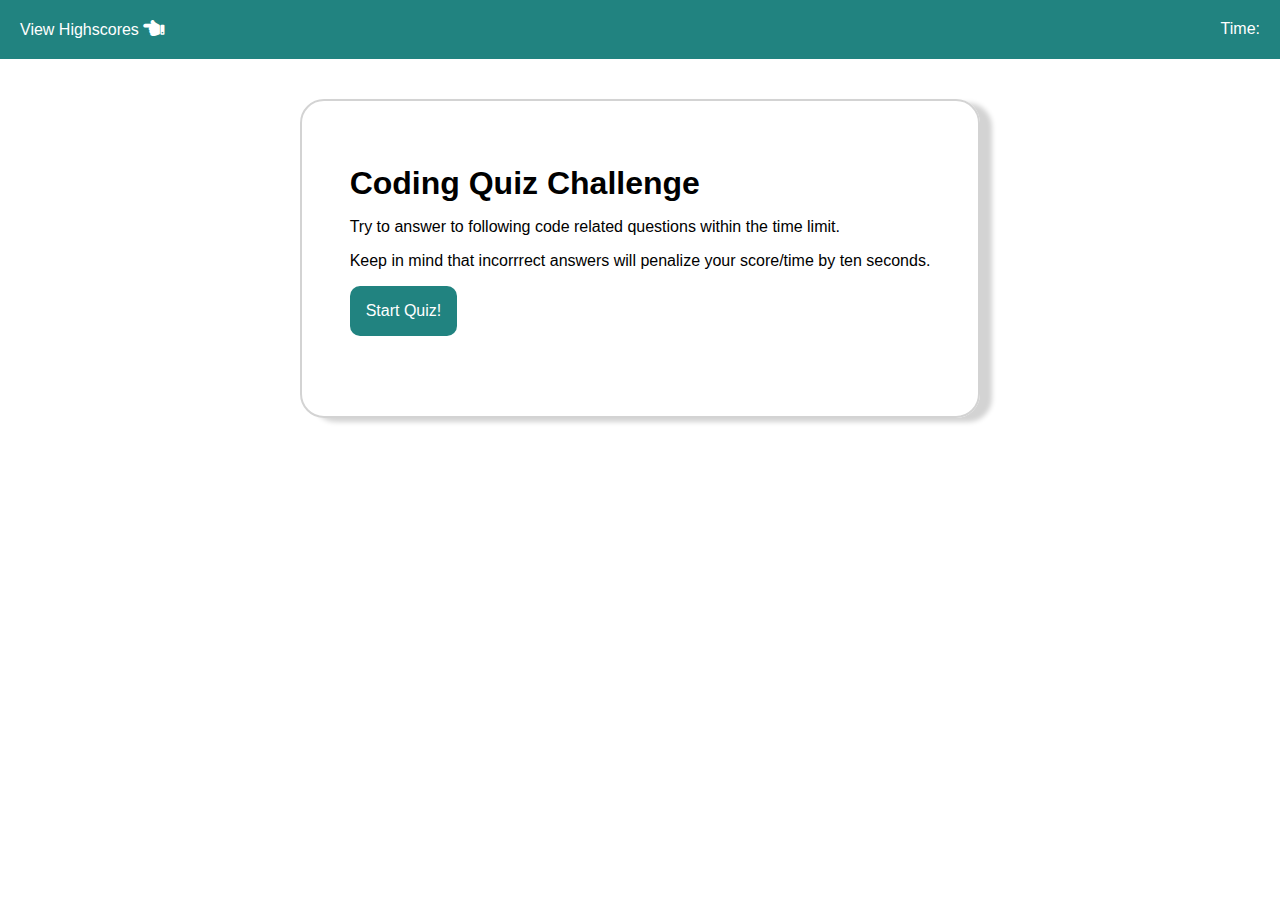
<file: index.html>
<!DOCTYPE html>
<html lang="en">
  <head>
    <meta charset="UTF-8" />
    <meta http-equiv="X-UA-Compatible" content="IE=edge" />
    <meta name="viewport" content="width=device-width, initial-scale=1.0" />
    <link
      rel="stylesheet"
      href="https://cdnjs.cloudflare.com/ajax/libs/font-awesome/5.15.3/css/all.min.css"
    />
    <link rel="stylesheet" href="./styles.css" />
    <title>Quiz Project</title>
  </head>

  <body>
    <header>
      <p
        class="body-text cp"
        id="leaderboard"
        onclick="(() => {loadLeaderboard(); endQuiz(false);})();"
      >
        View Highscores <i class="fas fa-hand-point-left fa-lg"></i>
      </p>
      <p id="time">Time:</p>
    </header>
    <main>
      <div class="card"></div>
    </main>

    <script src="script.js"></script>
  </body>
</html>
</file>
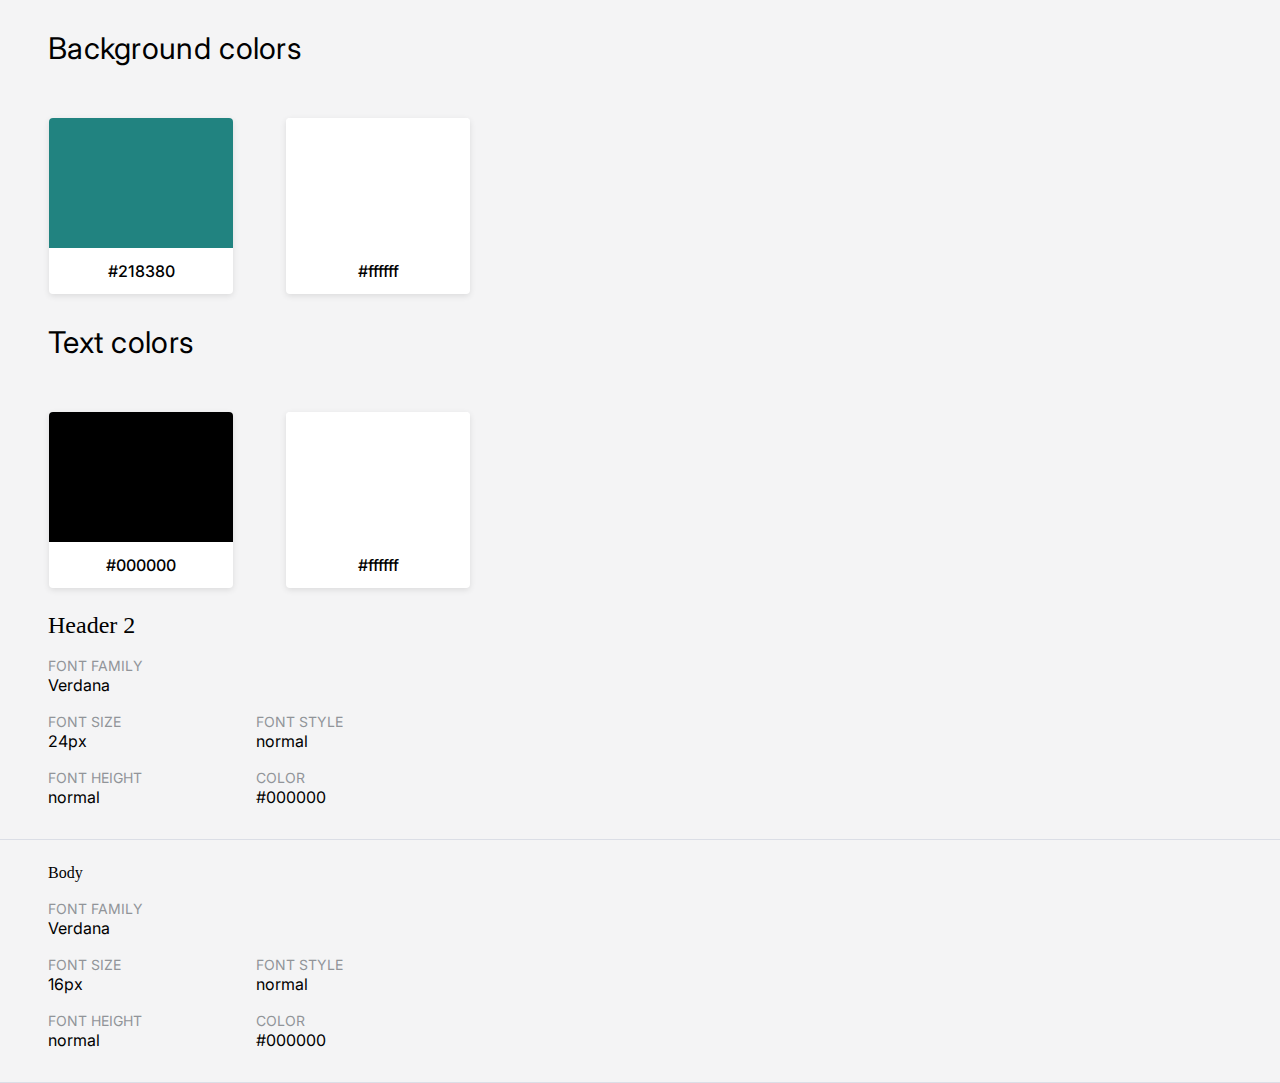
<file: style-guide.html>
<!DOCTYPE html>
<html lang="en">
  <head>
    <meta charset="utf-8" />
    <meta http-equiv="X-UA-Compatible" content="IE=edge,chrome=1" />
    <link rel="preconnect" href="https://fonts.gstatic.com" />
    <link
      href="https://fonts.googleapis.com/css2?family=Inter:wght@400;500&display=swap"
      rel="stylesheet"
    />
    <link
      href="https://fonts.googleapis.com/css2?family=Manrope&display=swap"
      rel="stylesheet"
    />
    <title>codedamn Project Style Guide</title>
    <!-- open this in browser to see the style guide -->
    <style>
      #header {
        margin: 0 auto;
        background-color: white;
      }

      #logo {
        padding-right: 10px;
        margin-top: 2px;
        height: 24px;
      }

      #header-logo {
        height: 95px;
        position: relative;
      }

      #logo-text {
        position: absolute;
        top: 50%;
        left: 50%;
        transform: translate(-50%, -50%);
        width: 305px;
      }

      h1 {
        font-family: Manrope;
        font-size: 24px;
        font-style: normal;
        font-weight: 400;
        line-height: 24px;
        letter-spacing: 0em;
        text-align: left;
        margin: 0px;
      }

      h2 {
        font-family: "Inter", sans-serif;
        font-size: 17px;
        color: #263646;
        margin-top: 33px;
        margin-bottom: 0px;
      }

      h2 span {
        font-family: "Inter", sans-serif;
        font-size: 10px;
        color: #777777;
        margin-top: 33px;
        margin-bottom: 0px;
      }

      h3 {
        color: #777777;
        margin-top: 8px;
        margin-bottom: 30px;
      }

      h4 {
        font-family: "Inter";
        font-weight: 700;
        color: #777777;
        font-size: 14px;
        margin-top: 24px;
        margin-bottom: 0px;
      }

      h4 span {
        font-size: 12px;
      }

      h5 {
        color: white;
        margin: 0px auto;
        padding-top: 7px;
        padding-bottom: 7px;
      }

      body {
        margin: 0px !important;
      }

      span {
        font-family: "Inter", sans-serif;
        color: #777777;
        margin-top: 7px;
        margin-bottom: 0px;
        font-size: 14px;
      }

      p {
        font-family: "Inter", sans-serif;
        color: black;
        text-align: center;
        margin-top: 13px;
        margin-bottom: 13px;
      }

      img {
        float: left;
      }

      #main-holder {
        clear: both;
        background-color: #f4f4f5;
      }

      .color-section {
        font-family: Inter;
        font-size: 30px;
        font-style: normal;
        font-weight: 400;
        letter-spacing: 0.01em;
        text-align: left;
        padding: 30px 0 20px 48px;
      }

      .color-wrapper {
        display: inline-block;
        margin-top: 32px;
        box-shadow: 0px 2px 6px rgba(0, 0, 0, 0.1);
        border-radius: 4px;
        background-color: white;
        margin-left: 49px;
        font-size: 16px;
        font-weight: 500;
      }
      .color-holder {
        width: 184px;
        height: 130px;
        background: #acacac;
        margin: auto;
        border-radius: 4px 4px 0px 0px;
      }

      .not-set {
        opacity: 0.4;
      }

      .typography-header {
        padding-left: 48px;
        padding-top: 24px;
        padding-bottom: 16px;
      }

      #typography {
        font-family: Inter;
        font-size: 16px;
        font-style: normal;
        font-weight: 400;
        letter-spacing: 0em;
        text-align: left;
        color: black;
      }

      #typography span {
        color: #919499;
        text-transform: uppercase;
        line-height: 19px;
      }

      .typography-row {
        padding-left: 48px;
        padding-bottom: 16px;
      }

      .typography-col-1 {
        display: inline-block;
      }

      .typography-col-2 {
        display: inline-block;
        position: absolute;
        left: 256px;
      }

      dt {
        border-bottom: 1px solid #dbdee6;
        padding-bottom: 16px;
      }
    </style>
  </head>

  <div id="main-holder" class="container_16">
    <div id="backgrondcolors">
      <div class="color-section">Background colors</div>

      <div class="color-wrapper">
        <div
          class="color-holder"
          id="color-holder-1"
          style="background-color: #218380"
        ></div>
        <div class="color-text">
          <p>#218380</p>
        </div>
      </div>

      <div class="color-wrapper">
        <div
          class="color-holder"
          id="color-holder-2"
          style="background-color: #ffffff"
        ></div>
        <div class="color-text">
          <p>#ffffff</p>
        </div>
      </div>
    </div>

    <div id="textcolors">
      <div class="color-section">Text colors</div>

      <div class="color-wrapper">
        <div
          class="color-holder"
          id="color-1"
          style="background-color: #000000"
        ></div>
        <p>#000000</p>
      </div>

      <div class="color-wrapper">
        <div
          class="color-holder"
          id="color-2"
          style="background-color: #ffffff"
        ></div>
        <p>#ffffff</p>
      </div>
    </div>
    <div id="typography">
      <div class="typeclass">
        <dt id="result-header-h2-dt">
          <div class="typography-header">
            <div
              style="
                font-family: Verdana;
                font-style: normal;
                font-size: 24px;
                background-color: transparent;
                margin-left: 0px;
              "
            >
              Header 2
            </div>
          </div>
          <div>
            <div class="typography-row">
              <span>Font Family</span><br />Verdana
            </div>
            <div class="typography-row">
              <div class="typography-col-1">
                <span>Font Size</span><br />24px
              </div>
              <div class="typography-col-2">
                <span>Font Style</span><br />normal
              </div>
            </div>
            <div class="typography-row">
              <div class="typography-col-1">
                <span>Font Height</span><br />normal
              </div>
              <div class="typography-col-2">
                <span>Color</span><br />#000000
              </div>
            </div>
          </div>
        </dt>

        <dt id="result-header-h7-dt">
          <div class="typography-header">
            <div
              style="
                font-family: Verdana;
                font-style: normal;
                font-size: 16px;
                background-color: transparent;
                margin-left: 0px;
              "
            >
              Body
            </div>
          </div>
          <div>
            <div class="typography-row">
              <span>Font Family</span><br />Verdana
            </div>
            <div class="typography-row">
              <div class="typography-col-1">
                <span>Font Size</span><br />16px
              </div>
              <div class="typography-col-2">
                <span>Font Style</span><br />normal
              </div>
            </div>
            <div class="typography-row">
              <div class="typography-col-1">
                <span>Font Height</span><br />normal
              </div>
              <div class="typography-col-2">
                <span>Color</span><br />#000000
              </div>
            </div>
          </div>
        </dt>
      </div>
    </div>
  </div>
</html>
</file>
<file: styles.css>
:root {
  --bg-color-primary: #218380;
  --bg-color-secondary: #fff;
  --text-color-primary: #000;
  --text-color-secondary: #fff;
}

* {
  box-sizing: border-box;
  margin: 0;
  padding: 0;
  font-family: Verdana, Geneva, Tahoma, sans-serif;
  font-style: normal;
  line-height: normal;
}

body {
  width: 100vw;
  height: 100vh;
}

header {
  display: flex;
  flex-direction: row;
  justify-content: space-between;
  align-items: center;
  padding: 1.25rem;
  background-color: var(--bg-color-primary);
  color: var(--text-color-secondary);
}

main {
  margin-top: 2.5rem;
  display: flex;
  justify-content: center;
  align-items: center;
}

.header-text {
  font-size: 1.5rem;
  font-family: Verdana, Geneva, Tahoma, sans-serif;
  font-style: normal;
  line-height: normal;
}

.body-text {
  font-size: 1rem;
  font-family: Verdana, Geneva, Tahoma, sans-serif;
  font-style: normal;
  line-height: normal;
}

.w100 {
  width: 100%;
}

.cp {
  cursor: pointer;
}

.card {
  border: 0.125rem solid #d3d3d3;
  box-shadow: 0.75rem 0.25rem 0.3rem #d3d3d3;
  padding: 4rem 3rem;
  border-radius: 1.5rem;
  max-width: 90%;
}

.card > p {
  padding: 1rem 0 0 0;
}

.button {
  background-color: var(--bg-color-primary);
  color: var(--text-color-secondary);
  border: none;
  outline: none;
  cursor: pointer;
  font-size: 1rem;
  padding: 1rem;
  margin: 1rem 0 0 0;
  border-radius: 0.625rem;
  text-align: left;
}

.button:last-of-type {
  margin: 1rem 0;
}

.button:hover {
  filter: brightness(0.9);
}

.input {
  border: 0.125rem solid #d3d3d3;
  padding: 0.5rem;
  font-size: 1rem;
  margin: 1rem 0 0 0;
  width: 25%;
}
</file>
